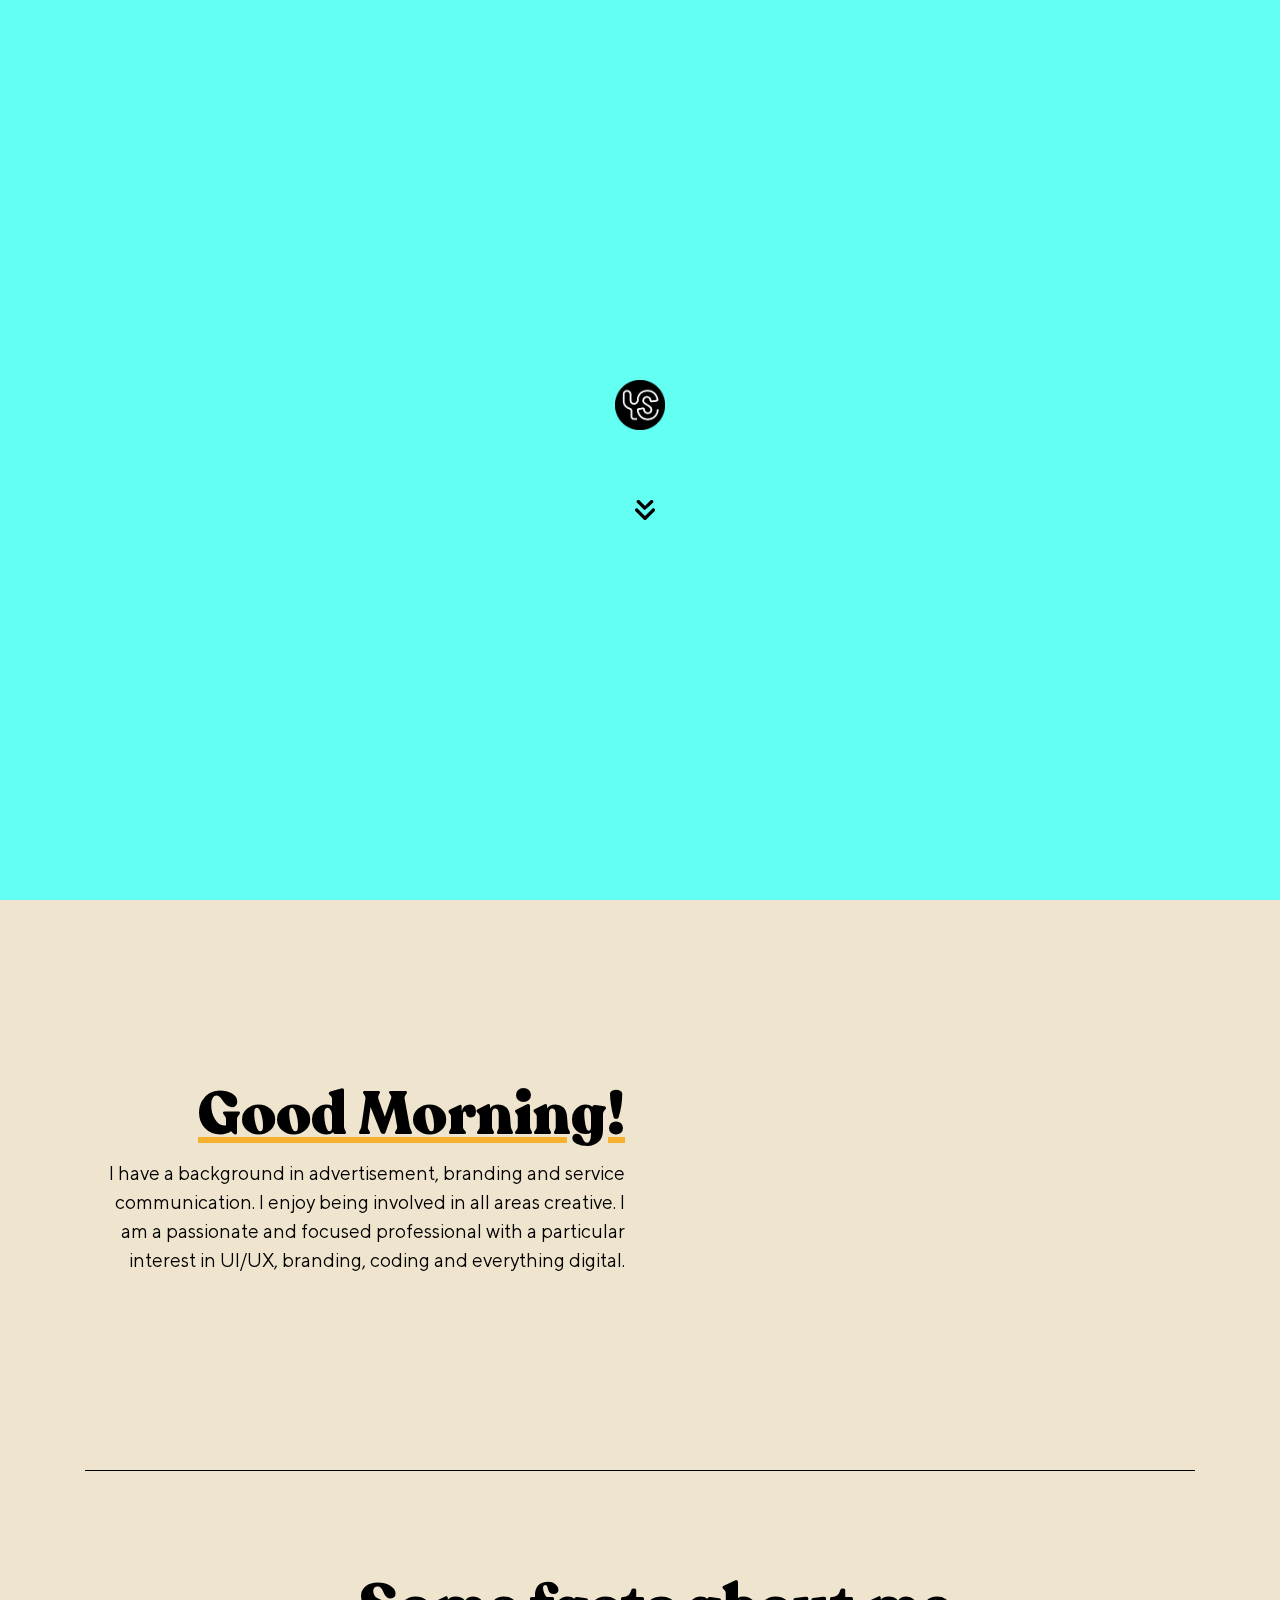
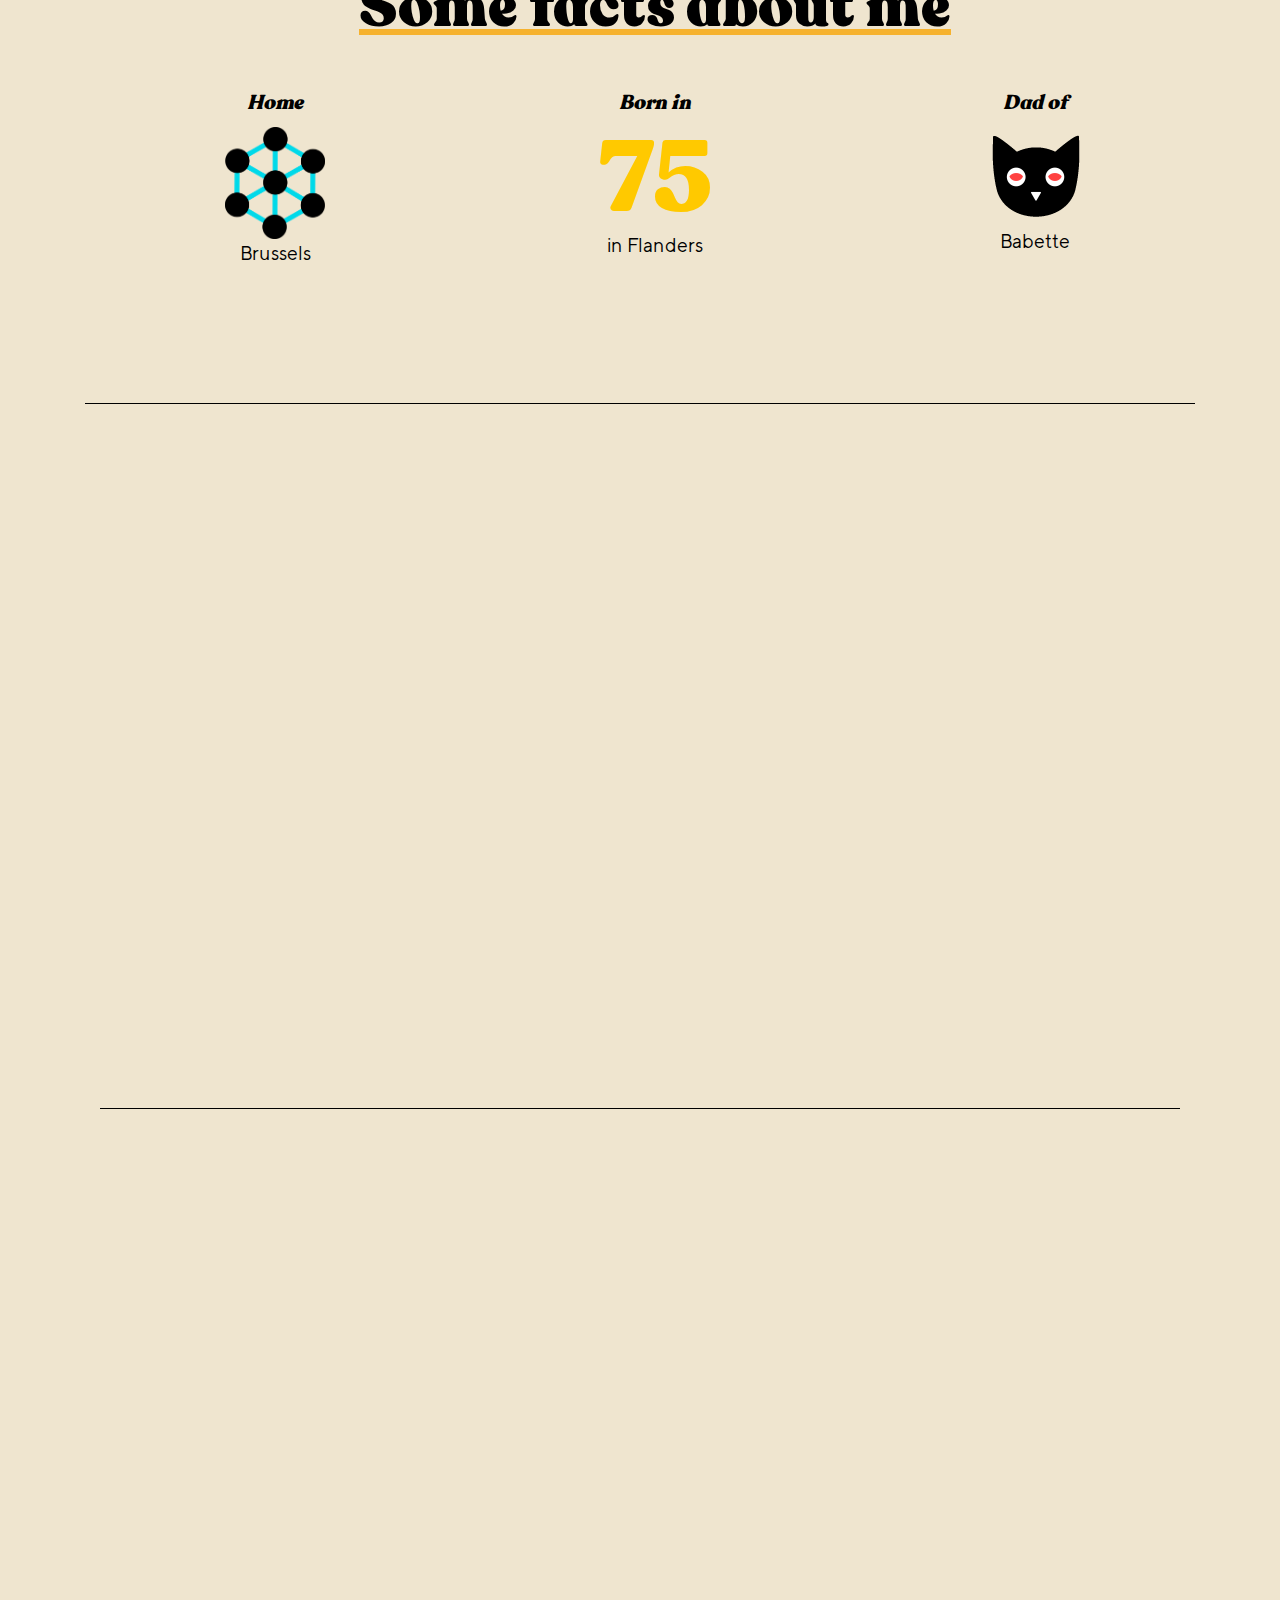
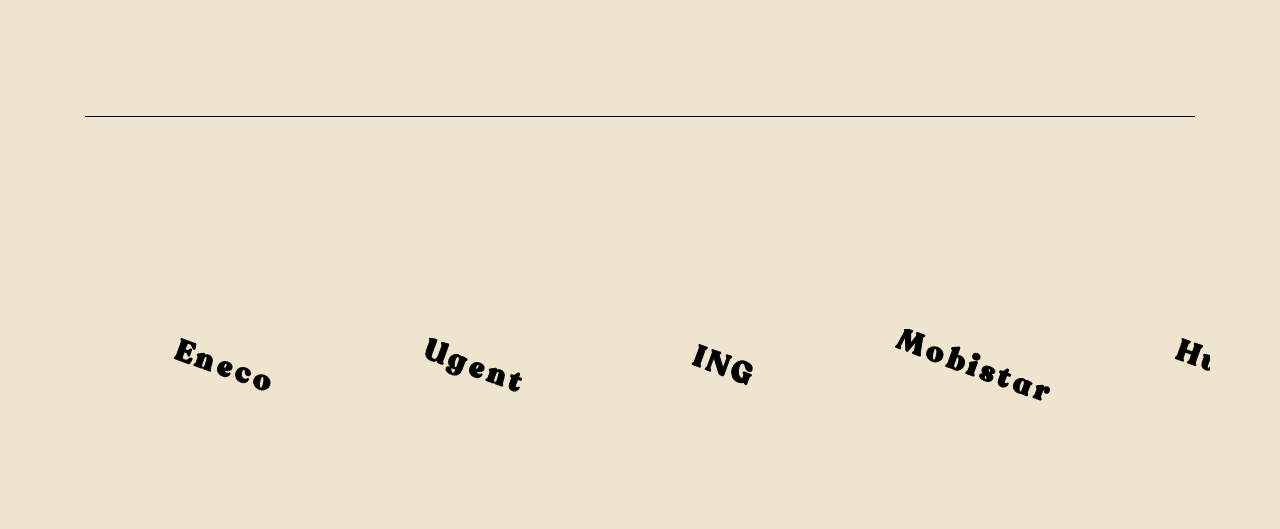
<file: index.html>
<!doctype html><html lang=""><head>    <!-- Required meta tags -->    <meta charset="utf-8">    <meta content="width=device-width, initial-scale=1, shrink-to-fit=no" name="viewport">    <!-- Bootstrap CSS -->    <link crossorigin="anonymous" href="https://stackpath.bootstrapcdn.com/bootstrap/4.5.2/css/bootstrap.min.css"          integrity="sha384-JcKb8q3iqJ61gNV9KGb8thSsNjpSL0n8PARn9HuZOnIxN0hoP+VmmDGMN5t9UJ0Z" rel="stylesheet">    <link href="output.css" rel="stylesheet">    <link href="queries.css" rel="stylesheet">    <title>Yoann Stas</title></head><div class="container navigation">    <nav class="navbar d-flex justify-content-between" id="navigation">        <a class="navbar-brand" href="index2.html">            <img alt="" class="float-left" height="50" id="ys" src="assets/ys_logo.png" width="">        </a>        <h1 class="navtitle">            Yoann Stas <br>            Design & Code        </h1><br>        <div>            <a href="mailto: yoann.stas@outlook.com?subject= &body= "> Tell me a secret </a> <br>            <h1 class="navtitle">                +32(0)492 38 05 042            </h1>        </div>        <div>            <a href="https://www.facebook.com/stas.yoann/">Facebook</a><br>            <a href="https://www.linkedin.com/in/yoannstas/">LinkedIn</a>        </div>    </nav>    <hr class="navhr"></div><div class="container navigationSmall ">    <nav class="navbar d-flex justify-content-between" id="navigation">        <a class="navbar-brand" href="index2.html">            <img alt="" class="float-left" height="50" id="ys" src="assets/ys_logo.png" width="">        </a>        <h1 class="navtitle">            Yoann Stas <br>            Design & Code        </h1>    </nav></div><body><!-- Navigation --><div class="container-fluid about d-flex align-items-center justify-content-center">           <div class="justify-content-center">               <img alt="" height="50" src="assets/ys_logo.png" width="">               <br>               <img alt="Card image cap" class="arrow" width="20px" src="assets/arrow.png">           </div></div><div class="container structure"><div class="container d-flex align-items-center introText">    <div class="row d-flex align-items-center">        <div class="col-12 col-md-6 text-right">            <h1 class="underline greeting" id="greeting">Good Morning!</h1>            <p>                I have a                background in advertisement, branding and service                communication. I enjoy being involved in all areas creative.                I am a passionate and focused professional with a                particular interest in UI/UX, branding, coding and                everything digital.            </p>        </div>        <div class="col-12 col-md-6">            <img alt="" class="float-left fade-in pic_yoann" height="50" id="ys" src="assets/yoann.jpg" width="">        </div>    </div></div><hr><div class="container facts">    <h1 class="text-center underline ido2 greeting">Some facts about me</h1>    <div class="card-deck">        <div class="card">            <div class="card-body">                <h5 class="card-title">Home</h5>                <img alt="Card image cap" class="mx-auto d-block spinning" width="100px" src="assets/bxl.png">                <p>Brussels</p>            </div>        </div>        <div class="card">            <div class="card-body">                <h5 class="card-title keyword">Born in</h5>                <h1 class="card-text" id="age">35 </h1>                <p>in Flanders</p>            </div>        </div>        <div class="card">            <div class="card-body">                <h5 class="card-title">Dad of</h5>                <img alt="Card image cap" class="mx-auto d-block cat" width="100px"   src="assets/bab.gif">                <p>Babette</p>            </div>        </div>    </div></div><hr><div class="container">    <div class="portfolio fade-in">        <div class="container">            <div class="row">                <div class="col-12 col-sm-12 col-md-4 my-auto">                    <img alt="" class="float-right fade-in workImg" height="500" id="ys" src="assets/work.gif" width="">                </div>                <div class=" col-12 col-sm-12 col-md-8 works">                    <h1>                        <span id="work"> Some of my work:</span><br>                        <a class="workLinks" href="metro3.html">Metro 3</a>,                        <a class="workLinks" href="wunderground.html">Wunderground</a>,                        <a class="workLinks" href="HBM.html">Hair By Maxim</a>,                        <a class="workLinks" href="people.html">People Architects</a>,                        <a class="workLinks" href="muytersp.html">Philippe Muyters</a>,                        <a class="workLinks" href="mediabikers.html">Mediabikers</a>,                        <a class="workLinks" href="posters.html">Poster Design</a>,                        <a class="workLinks" href="salesforce.html">SalesForce</a>,                        <a class="workLinks" href="truth.html">The Truth</a>,...                    </h1>                </div>            </div>        </div>    </div>    <hr></div><!-- specialities --><div class="specialities fade-in">    <h1 class="text-center underline ido1 greeting">What do I exactly do?</h1>    <div class="container">        <div class="card-deck">            <div class="card">                <img alt="Card image cap" class="mx-auto d-block" width="40px" src="assets/b-logo.png">                <div class="card-body">                    <h5 class="card-title">Branding</h5>                    <hr>                    <p class="card-text">                        I work with people and brands who need stronger brand                        design to reach the next level. My focus is logos, identity systems, and patterns                        that become the visual hallmarks of strong brands.                    </p>                </div>            </div>            <div class="card">                <div>                    <img alt="Card image cap" class="mx-auto d-block" width="50px"   src="assets/d-logo.png">                </div>                <div class="card-body">                    <h5 class="card-title">Design</h5>                    <hr>                    <p class="card-text">                        I am proficient in designing everything visual. advertisements - guidelines - UI design                        - poster design - social media content - new identities - magazine design -                        book design - packaging design - ...                    </p>                </div>            </div>            <div class="card">                <img alt="Card image cap" class=" mx-auto d-block" width="50px" src="assets/dev-logo.png">                <div class="card-body">                    <h5 class="card-title"> Coding</h5>                    <hr>                    <p class="card-text">                        I enjoy bringing ideas to life in the browser and  I like to start things from scratch.                        I value simple content structure, clean design patterns, and thoughtful interactions.                    </p>                </div>            </div>        </div>    </div></div><hr><div class="container brands text-center">    <h1 class="text-center ido underline greeting fade-in">Some A-brands i worked for</h1>    <div class="slider">        <div class="slide-track">            <div class="slide">                <h1 class="loop">Eneco</h1>            </div>            <div class="slide">                <h1 class="loop">Ugent</h1>            </div>            <div class="slide">                <h1 class="loop">ING</h1>            </div>            <div class="slide">                <h1 class="loop">Mobistar</h1>            </div>            <div class="slide">                <h1 class="loop">Humo</h1>            </div>            <div class="slide">                <h1 class="loop">Canvas</h1>           </div>            <div class="slide">                <h1 class="loop">Lotto</h1>            </div>            <div class="slide">                <h1 class="loop">Adecco</h1>            </div>            <div class="slide">                <h1 class="loop"> Bicky</h1>            </div>            <div class="slide">                <h1 class="loop"> StuBru </h1>            </div>            <div class="slide">                <h1 class="loop"> MIVB </h1>            </div>            <div class="slide">                <h1 class="loop">Bicky</h1>            </div>        </div>    </div></div><!-- Optional JavaScript --><!-- jQuery first, then Popper.js, then Bootstrap JS --><script crossorigin="anonymous"        integrity="sha384-DfXdz2htPH0lsSSs5nCTpuj/zy4C+OGpamoFVy38MVBnE+IbbVYUew+OrCXaRkfj"        src="https://code.jquery.com/jquery-3.5.1.slim.min.js"></script><script crossorigin="anonymous"        integrity="sha384-9/reFTGAW83EW2RDu2S0VKaIzap3H66lZH81PoYlFhbGU+6BZp6G7niu735Sk7lN"        src="https://cdn.jsdelivr.net/npm/popper.js@1.16.1/dist/umd/popper.min.js"></script><script crossorigin="anonymous"        integrity="sha384-B4gt1jrGC7Jh4AgTPSdUtOBvfO8shuf57BaghqFfPlYxofvL8/KUEfYiJOMMV+rV"        src="https://stackpath.bootstrapcdn.com/bootstrap/4.5.2/js/bootstrap.min.js"></script><script src="js/script.js"></script></body></html>
</file>
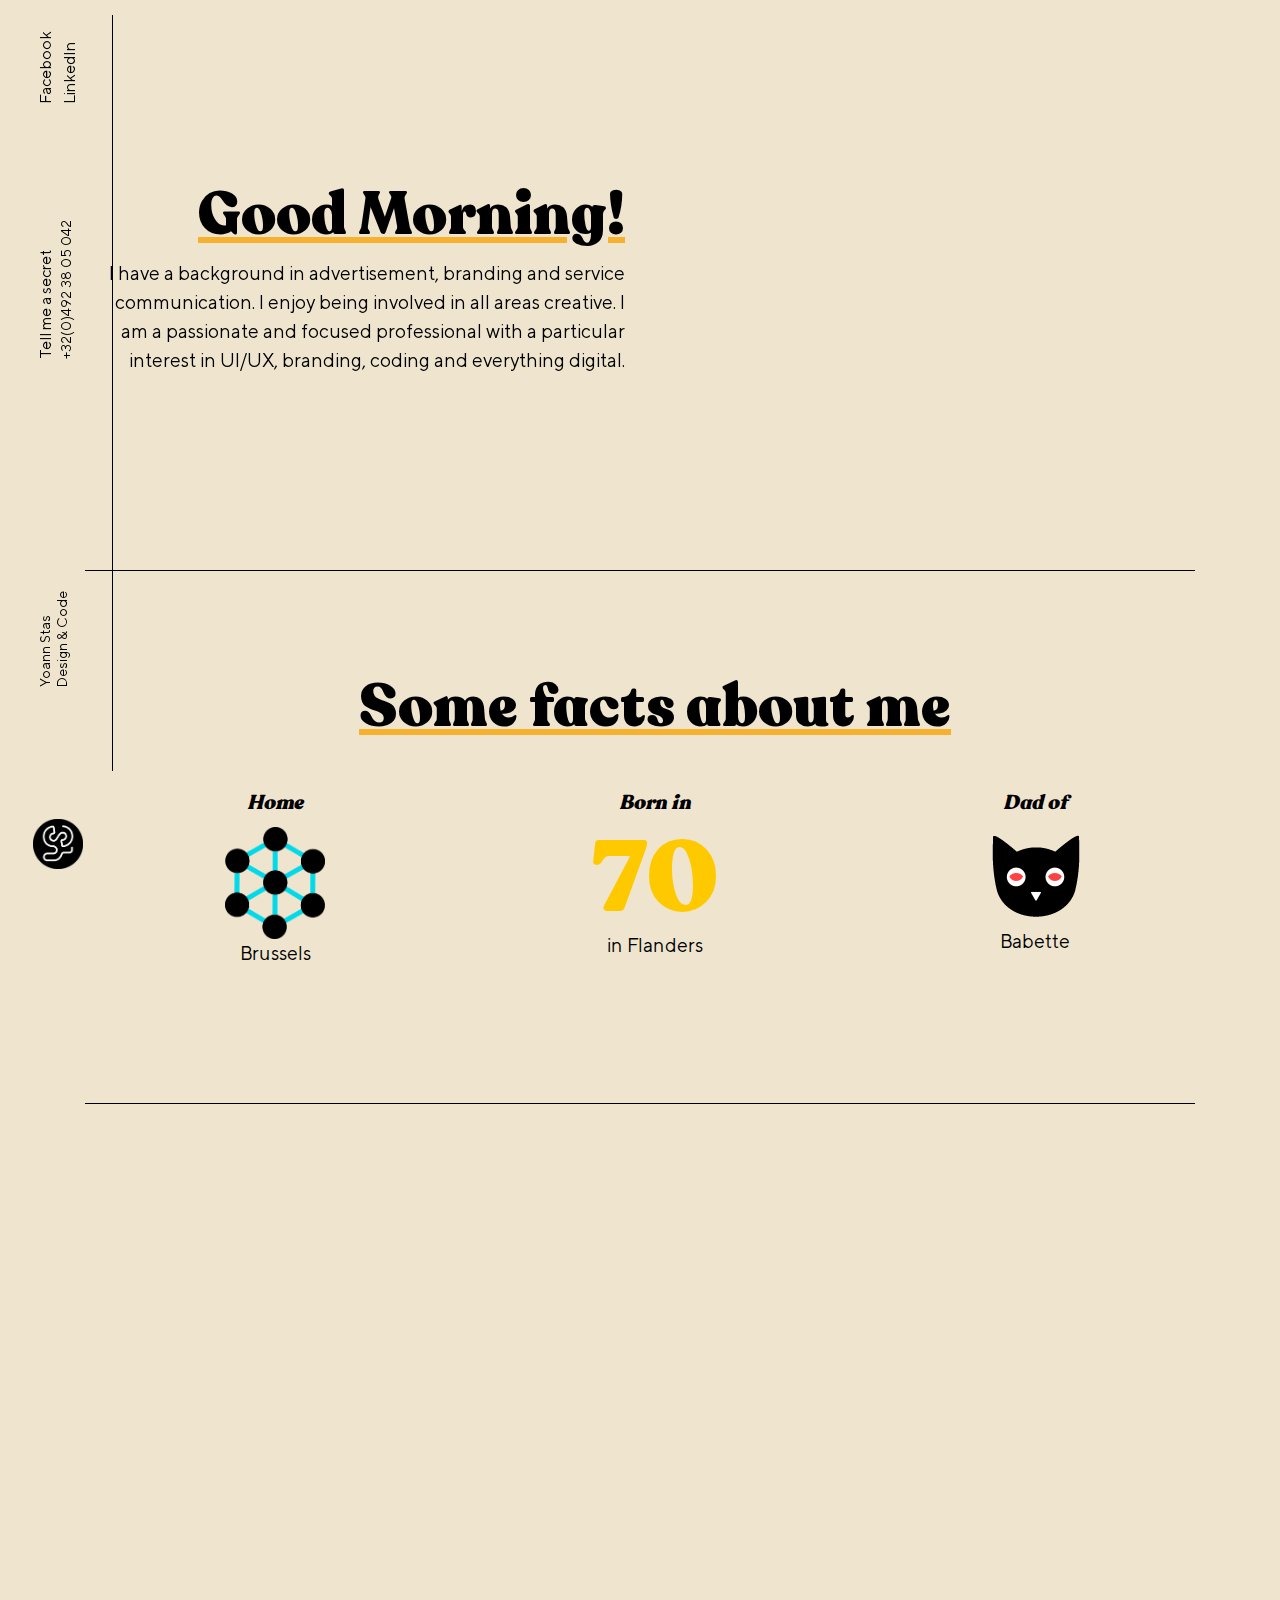
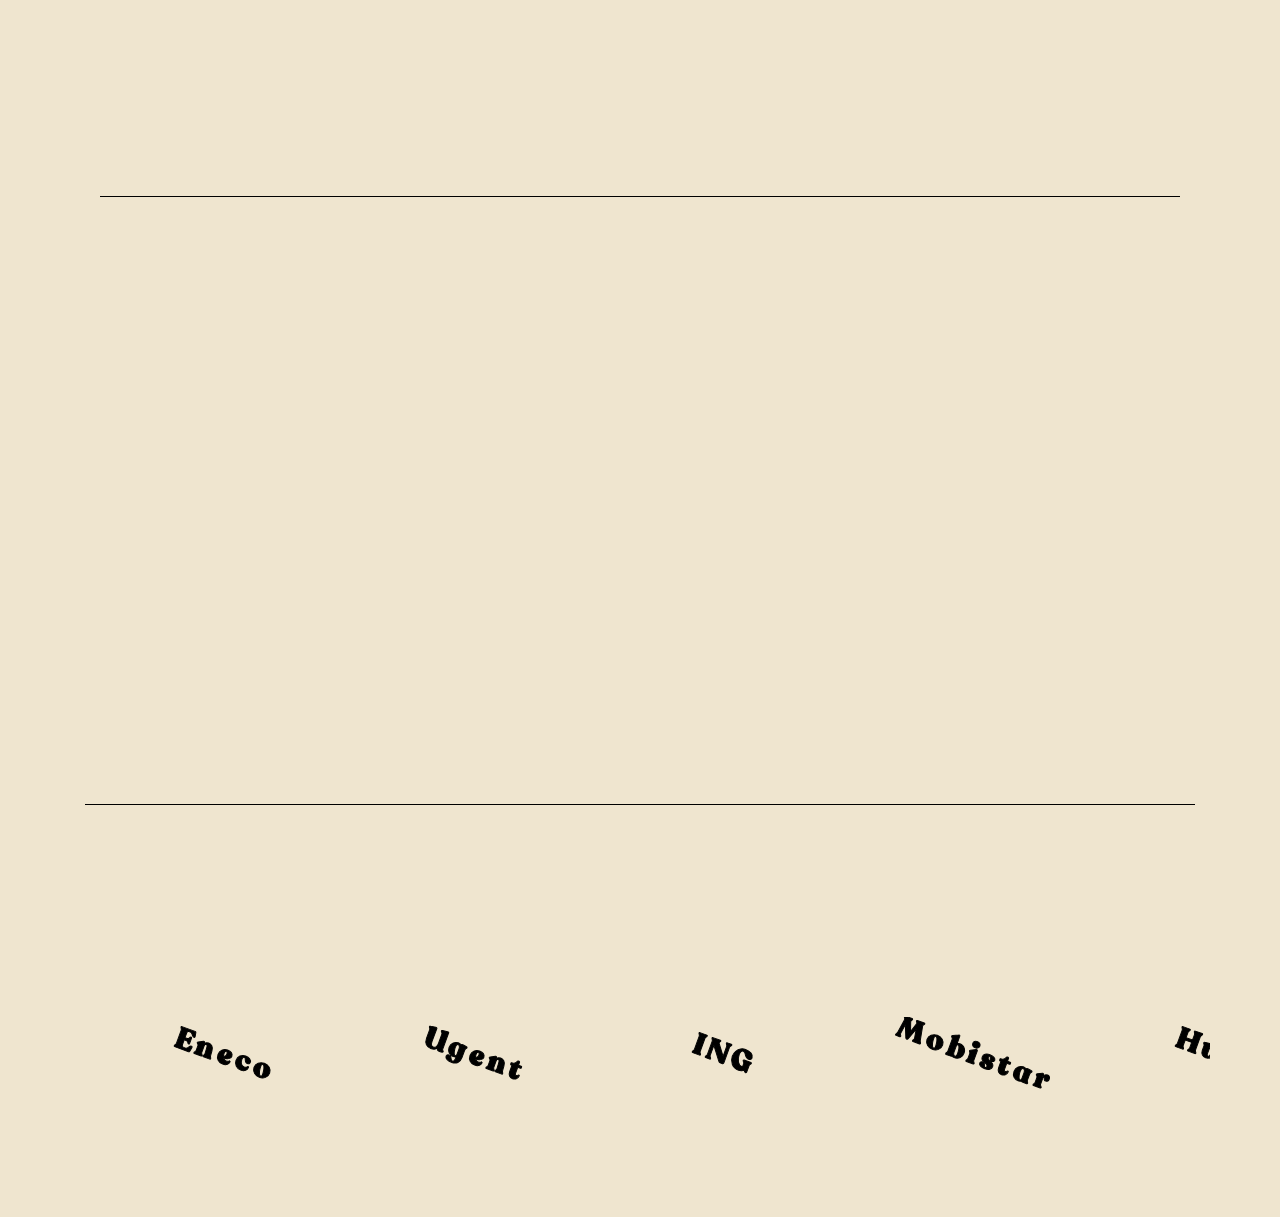
<file: index2.html>
<head>    <!-- Required meta tags -->    <meta charset="utf-8">    <meta content="width=device-width, initial-scale=1, shrink-to-fit=no" name="viewport">    <!-- Bootstrap CSS -->    <link crossorigin="anonymous" href="https://stackpath.bootstrapcdn.com/bootstrap/4.5.2/css/bootstrap.min.css"          integrity="sha384-JcKb8q3iqJ61gNV9KGb8thSsNjpSL0n8PARn9HuZOnIxN0hoP+VmmDGMN5t9UJ0Z" rel="stylesheet">    <link href="output.css" rel="stylesheet">    <link href="queries.css" rel="stylesheet">    <title>Yoann Stas</title></head><div class="container navigation">    <nav class="navbar d-flex justify-content-between" id="navigation">        <a class="navbar-brand" href="index2.html">            <img alt="" class="float-left" height="50" id="ys" src="assets/ys_logo.png" width="">        </a>        <h1 class="navtitle">            Yoann Stas <br>            Design & Code        </h1><br>        <div>            <a href="mailto: yoann.stas@outlook.com?subject= &body= "> Tell me a secret </a> <br>            <h1 class="navtitle">                +32(0)492 38 05 042            </h1>        </div>        <div>            <a href="https://www.facebook.com/stas.yoann/">Facebook</a><br>            <a href="https://www.linkedin.com/in/yoannstas/">LinkedIn</a>        </div>    </nav>    <hr class="navhr"></div><div class="container navigationSmall ">    <nav class="navbar d-flex justify-content-between" id="navigation">        <a class="navbar-brand" href="index2.html">            <img alt="" class="float-left" height="50" id="ys" src="assets/ys_logo.png" width="">        </a>        <h1 class="navtitle">            Yoann Stas <br>            Design & Code        </h1>    </nav></div><body><div class="container structure">    <div class="container d-flex align-items-center introText">        <div class="row d-flex align-items-center">            <div class="col-12 col-md-6 text-right">                <h1 class="underline greeting" id="greeting">Good Morning!</h1>                <p>                    I have a                    background in advertisement, branding and service                    communication. I enjoy being involved in all areas creative.                    I am a passionate and focused professional with a                    particular interest in UI/UX, branding, coding and                    everything digital.                </p>            </div>            <div class="col-12 col-md-6">                <img alt="" class="float-left fade-in pic_yoann" height="50" id="ys" src="assets/yoann.jpg" width="">            </div>        </div>    </div>    <hr>    <div class="container facts">        <h1 class="text-center underline ido2 greeting">Some facts about me</h1>        <div class="card-deck">            <div class="card">                <div class="card-body">                    <h5 class="card-title">Home</h5>                    <img alt="Card image cap" class="mx-auto d-block spinning" width="100px" src="assets/bxl.png">                    <p>Brussels</p>                </div>            </div>            <div class="card">                <div class="card-body">                    <h5 class="card-title keyword">Born in</h5>                    <h1 class="card-text" id="age">35 </h1>                    <p>in Flanders</p>                </div>            </div>            <div class="card">                <div class="card-body">                    <h5 class="card-title">Dad of</h5>                    <img alt="Card image cap" class="mx-auto d-block cat" width="100px"   src="assets/bab.gif">                    <p>Babette</p>                </div>            </div>        </div>    </div>    <hr>    <div class="container">        <div class="portfolio fade-in">            <div class="container">                <div class="row">                    <div class="col-12 col-sm-12 col-md-4 my-auto">                        <img alt="" class="float-right fade-in workImg" height="500" id="ys" src="assets/work.gif" width="">                    </div>                    <div class=" col-12 col-sm-12 col-md-8 works">                        <h1>                            <span id="work"> Some of my work:</span><br>                            <a class="workLinks" href="metro3.html">Metro 3</a>,                            <a class="workLinks" href="wunderground.html">Wunderground</a>,                            <a class="workLinks" href="HBM.html">Hair By Maxim</a>,                            <a class="workLinks" href="people.html">People Architects</a>,                            <a class="workLinks" href="muytersp.html">Philippe Muyters</a>,                            <a class="workLinks" href="mediabikers.html">Mediabikers</a>,                            <a class="workLinks" href="posters.html">Poster Design</a>,                            <a class="workLinks" href="salesforce.html">SalesForce</a>,                            <a class="workLinks" href="truth.html">The Truth</a>,...                        </h1>                    </div>                </div>            </div>        </div>        <hr>    </div>    <!-- specialities -->    <div class="specialities fade-in">        <h1 class="text-center underline ido1 greeting">What do I exactly do?</h1>        <div class="container">            <div class="card-deck">                <div class="card">                    <img alt="Card image cap" class="mx-auto d-block" width="40px" src="assets/b-logo.png">                    <div class="card-body">                        <h5 class="card-title">Branding</h5>                        <hr>                        <p class="card-text">                            I work with people and brands who need stronger brand                            design to reach the next level. My focus is logos, identity systems, and patterns                            that become the visual hallmarks of strong brands.                        </p>                    </div>                </div>                <div class="card">                    <div>                        <img alt="Card image cap" class="mx-auto d-block" width="50px"   src="assets/d-logo.png">                    </div>                    <div class="card-body">                        <h5 class="card-title">Design</h5>                        <hr>                        <p class="card-text">                            I am proficient in designing everything visual. advertisements - guidelines - UI design                            - poster design - social media content - new identities - magazine design -                            book design - packaging design - ...                        </p>                    </div>                </div>                <div class="card">                    <img alt="Card image cap" class=" mx-auto d-block" width="50px" src="assets/dev-logo.png">                    <div class="card-body">                        <h5 class="card-title"> Coding</h5>                        <hr>                        <p class="card-text">                            I enjoy bringing ideas to life in the browser and  I like to start things from scratch.                            I value simple content structure, clean design patterns, and thoughtful interactions.                        </p>                    </div>                </div>            </div>        </div>    </div>    <hr>    <div class="container brands text-center">        <h1 class="text-center ido underline greeting fade-in">Some A-brands i worked for</h1>        <div class="slider">            <div class="slide-track">                <div class="slide">                    <h1 class="loop">Eneco</h1>                </div>                <div class="slide">                    <h1 class="loop">Ugent</h1>                </div>                <div class="slide">                    <h1 class="loop">ING</h1>                </div>                <div class="slide">                    <h1 class="loop">Mobistar</h1>                </div>                <div class="slide">                    <h1 class="loop">Humo</h1>                </div>                <div class="slide">                    <h1 class="loop">Canvas</h1>                </div>                <div class="slide">                    <h1 class="loop">Lotto</h1>                </div>                <div class="slide">                    <h1 class="loop">Adecco</h1>                </div>                <div class="slide">                    <h1 class="loop"> Bicky</h1>                </div>                <div class="slide">                    <h1 class="loop"> StuBru </h1>                </div>                <div class="slide">                    <h1 class="loop"> MIVB </h1>                </div>                <div class="slide">                    <h1 class="loop">Bicky</h1>                </div>            </div>        </div>    </div>    <!-- Optional JavaScript -->    <!-- jQuery first, then Popper.js, then Bootstrap JS -->    <script crossorigin="anonymous"            integrity="sha384-DfXdz2htPH0lsSSs5nCTpuj/zy4C+OGpamoFVy38MVBnE+IbbVYUew+OrCXaRkfj"            src="https://code.jquery.com/jquery-3.5.1.slim.min.js"></script>    <script crossorigin="anonymous"            integrity="sha384-9/reFTGAW83EW2RDu2S0VKaIzap3H66lZH81PoYlFhbGU+6BZp6G7niu735Sk7lN"            src="https://cdn.jsdelivr.net/npm/popper.js@1.16.1/dist/umd/popper.min.js"></script>    <script crossorigin="anonymous"            integrity="sha384-B4gt1jrGC7Jh4AgTPSdUtOBvfO8shuf57BaghqFfPlYxofvL8/KUEfYiJOMMV+rV"            src="https://stackpath.bootstrapcdn.com/bootstrap/4.5.2/js/bootstrap.min.js"></script>    <script src="js/script.js"></script></body>
</file>
<file: output.css>
@font-face {
  font-family: "r-bold";
  src: url("fonts/RecoletaAlt-Black.woff2") format("woff2");
}
@font-face {
  font-family: "s-regular";
  src: url("fonts/TTNormsPro.woff2") format("woff2");
}
@font-face {
  font-family: "r-light";
  src: url("fonts/TTNormsPro.woff2") format("woff2");
}

.navigationSmall {
  display: none;
}


body {
  color: #000000;
  background-color: #efe5cf;
  cursor: url("assets/cursor_4.png"), auto;
  scroll-behavior: smooth;
  -webkit-animation: fadein 2s;
  /* Safari, Chrome and Opera > 12.1 */
  -moz-animation: fadein 2s;
  /* Firefox < 16 */
  -ms-animation: fadein 2s;
  /* Internet Explorer */
  -o-animation: fadein 2s;
  /* Opera < 12.1 */
  animation: fadein 2s;
}

#age {
  font-size: 70px;
}

@keyframes fadein {
  from {
    opacity: 0;
  }
  to {
    opacity: 1;
  }
}
/* Firefox < 16 */
@-moz-keyframes fadein {
  from {
    opacity: 0;
  }
  to {
    opacity: 1;
  }
}
/* Safari, Chrome and Opera > 12.1 */
@-webkit-keyframes fadein {
  from {
    opacity: 0;
  }
  to {
    opacity: 1;
  }
}
/* Internet Explorer */
@-ms-keyframes fadein {
  from {
    opacity: 0;
  }
  to {
    opacity: 1;
  }
}
/* Opera < 12.1 */
@-o-keyframes fadein {
  from {
    opacity: 0;
  }
  to {
    opacity: 1;
  }
}
.navbar {
  width: 100%;
  margin-top: 20px;
}

h1.loop {
  border: 1px black;
}

.navhr {
  width: 100%;
}
.navtitle {
  font-size: 14px;
  font-family: s-regular;
}

.navtitle:hover {
}


.about {
  height: 100vh;
  position: relative;
  background-color: #63fff2;
  align-content: center;
}

hr {
  border-top: 1px solid black;
  width: 100%;
}



.workImg {
  margin-left: 200px;
}

h1 {
  font-family: "r-bold", sans-serif;
  font-size: 60px;
}

h5 {
  font-family: "r-bold", sans-serif;
  font-style: oblique;

}

.introText {
  margin-top: 100px;
  margin-bottom: 100px;
}

h3 {
  font-family: "r-bold", sans-serif;
  color: #171a1d;
}

div.card-body{
  background-color: #ffffff;
}

p {
  font-family: "s-regular", sans-serif;
  font-size: 120%;
}

div.card {
  margin-top: 20px;
  border-radius: 10px;
  text-align: center;
  align-content: center;
  border: 0px;
}

.card {
  background-color: #efe5cf;
}

.card-img-top {
  margin-left: auto;
  margin-right: auto;
}

p.card-text {
  font-size: 90%;
}

#id {
  font-size: 200px;
}

p:first-child::first-letter {
  font-size: 40px;
}

.pic_yoann {
  border-radius: 50%;
  float: left;
  margin-left: 50px;
  height: 370px;
  width: 370px;
}

#work {
padding-bottom: 20px;
  font-size: 20px;
  font-family: s-regular;
  color: #000000;
text-decoration: underline;
}

.portfolio {
  padding-top: 80px;
  padding-bottom: 80px;
}

.contact {
  background-color: #00D9E9;
  padding: 40px;
}

.specialities {
  padding: 70px;
}

.inverted {
  color: white;
}

.fade-in {
  opacity: 0;
  transform: translateY(20vh);
  visibility: hidden;
  transition: opacity 1s ease-out, transform 2s ease-out;
  will-change: opacity, visibility;
}

.fade-in.is-visible {
  opacity: 1;
  transform: none;
  visibility: visible;
}


.disclaimer {
  color: white;
}

.spinning {
  margin-right: 20px;
  animation-name: spinner;
  animation-timing-function: linear;
  animation-iteration-count: infinite;
  animation-duration: 7s;
  transform-style: preserve-3d;
  text-align: center;
}

@keyframes spinner {
  from {
    transform: rotateY(0deg);
  }
  to {
    transform: rotateY(-360deg);
  }
}
#frontend #design #branding {
  height: 20px;
}

.ido {
  margin-bottom: 100px;
}
.ido1 {
  margin-bottom: 50px;
}

.ido2 {
  margin-top: 20px;
}

h1.card-text.keyword {
  color: #00D9E9;
}

.facts {
  margin-top: 100px;
  margin-bottom: 100px;
  width: 100vw;
}

.brands {
  margin-bottom: 100px;
}

h1#age.card-text {
  color: #ffc900;
  font-size: 100px;
margin: -8px;
}



.listTitle {
  font-family: "r-bold";
  font-size: 18px;
  color: #00D9E9;
}

.listContent {
  font-family: "s-regular";
  font-size: 17px;
}




img.arrow {
  margin-top: 70px;
  margin-left: 20px;
  align-content: center;
}

@keyframes bounce {
  0% { transform: translateY(0); }
  100% { transform: translateY(-30px); }
}
.arrow{
  animation: bounce 1.8s;
  animation-direction: alternate;
  animation-iteration-count: infinite;
}

.client {
  font-family: r-bold;
  font-size: 40px;
  color: #FF4141;
}

.prInfo {
  font-family: r-light;
  font-size: 40px;
  color: black;
}

.info {
  font-size: 14px;
  color: black;
  margin-top: 70px;
  margin-bottom: 70px;
}

.intro {
  margin-top: 70px;
  margin-bottom: 70px;
}

.project {
  margin-top: 100px;
  height: 800px;
}

.carousel {
  border-radius: 5px;
  overflow: hidden;
}

h6 {
  font-family: "s-regular", sans-serif;
  margin-right: 40px;
  margin-left: 40px;
}

.fas {
  color: #00D9E9;
  margin-right: 20px;
  margin-left: 40px;
}
.col-12 {
  margin: 0 auto;
}

I.fas.fa-long-arrow-alt-left {
  color: #ffc107;
}

I.fas.fa-long-arrow-alt-left:hover {
  color: #07ffcd;
  border: 0px;
}

I.fas.fa-long-arrow-alt-right {
  color: #ffc107;
  border: 0;
}

I.fas.fa-long-arrow-alt-right:hover {
  color: #07ffcd;
border: 0px;
}





.fas:hover {
  color: #00D9E9;
  border-color: #00D9E9;
}

@keyframes scroll {
  0% {
    transform: translateX(0);
  }
  100% {
    transform: translateX(calc(-250px * 7));
  }
}
.slider {
  height: 100px;
  margin: auto;
  overflow: hidden;
  position: relative;
  width: 100%;
}
.slider::before, .slider::after {
  background: linear-gradient(to right, #ffffff 0%, #ffffff 100%);
  content: "";
  height: 170px;
  position: absolute;
  width: 0px;
  z-index: 2;
}
.slider::after {
  right: 0;
  top: 0;
  transform: rotateZ(180deg);
}
.slider::before {
  left: 0;
  top: 0;
}
.slider .slide-track {
  animation: scroll 40s linear infinite;
  display: flex;
  width: calc(250px * 14);
}
.slider .slide {
  height: 250px;
  width: 250px;
}

.brands {
  width: 200%;
}
/*# sourceMappingURL=output.css.map */

.loop {
  margin-top: 20px;
  font-family: r-bold;
  font-size: 30px;
  letter-spacing: 3px;
  transform: rotate(20deg) ;
  color: #000000;
  -webkit-text-stroke-width: 1px;
  -webkit-text-stroke-color: #00D9E;
}

.loop:hover{
  color: #FF4141;
  -webkit-text-stroke-width: 1px;
  -webkit-text-stroke-color: #00D9E;
}



.ido {
  margin-top: 70px;
  margin-bottom: 70px;
}

.underline {
  text-decoration: underline;
  -webkit-text-decoration-color: #F6B22E;
  text-decoration-color: #F6B22E;
}

a {
  color: black;
  font-family: s-regular;
}

.workLinks {
  font-family: r-bold;
  letter-spacing: -3px;

}


div.card-body {
  background-color: #efe5cf;
}


.navigation {
  background: #efe5cf;
  width: 100vh;
  height: 60px;
  transform-origin: bottom left;
  position: fixed;
  left: 60px;
  bottom: 0;
  transform: rotate(-90deg);
}

a:hover {
  color: #ff4141;
  /* -webkit-text-stroke-width: 2px; */
  /* -webkit-text-stroke-color: black; */
  text-decoration: underline;
}

.footer #button{
  width:10px;
  height:10px;
  border: #00D9E9 12px solid;
  border-radius:50%;
  margin:0 auto;
  position:relative;
  -webkit-transition: all 1s ease;
  -moz-transition: all 1s ease;
  -o-transition: all 1s ease;
  -ms-transition: all 1s ease;
  transition: all 1s ease;
}
.footer #button:hover{
  width:10px;
  height:10px;
  border: #69ffe0 12px solid;
  -webkit-transition: all 1s ease;
  -moz-transition: all 1s ease;
  -o-transition: all 1s ease;
  -ms-transition: all 1s ease;
  transition: all 1s ease;
  position:relative;
}
.footer {
  bottom:0;
  left:0;
  position:fixed;
  width: 100%;
  height: 2em;
  overflow:hidden;
  margin:0 auto;
  -webkit-transition: all 1s ease;
  -moz-transition: all 1s ease;
  -o-transition: all 1s ease;
  -ms-transition: all 1s ease;
  transition: all 1s ease;
  z-index:999;
}
.footer:hover {
  -webkit-transition: all 1s ease;
  -moz-transition: all 1s ease;
  -o-transition: all 1s ease;
  -ms-transition: all 1s ease;
  transition: all 1s ease;
  height: 10em;
}
.footer #container{
  margin-top:5px;
  margin: 0 auto;
  width:100%;
  height:100%;
  position:relative;
  top:0;
  left:0;
  background: #00D9E9;
}
.footer #cont{
  position:relative;
  top:-45px;
  right:190px;
  width:150px;
  height:auto;
  margin:0 auto;
}
.footer_center{
  width:600px;
  float:left;
  text-align:center;
}
.footer h1{
  font-size: 30px;
  margin-top:70px;
  margin-right: 50px;
}

.footer p {
  font-size: 14px;
  margin-top: 10px;
}
</file>
<file: queries.css>
/* Small devices (portrait tablets and large phones, 600px and up) */
@media only screen and (max-width: 700px) {
   hr {
       width: 90%
   }
    .navigation {
        display: none;
    }


    .navigationSmall {
        display: block;
    }

    .about {
       margin-top: -20px;
    }

    span.listContent span.listTitle {
        font-size: 10px;
    }


    h6 .bullets {
        font-size: 10px;
    }

    .description {
        font-size: 10px;

    }

    .intro {
        font-size: 10px;
    }

    .spinning {
        transform: scale(0.8);
    }

    div.card-body {
        padding: 0px;
    }

    img.mx-auto.d-block {
        transform: scale(0.8);
    }
  img.pic_yoann {
        align-content: center;
      width: 300px;
      height: 300px;
    }

  .gradient {
      display: none;
  }

    .pic_yoann {
  text-align: center;
    }

.greeting {
    text-align: center;
    margin-bottom: 30px;
    font-size: 30px;

}
    #greeting2 {
    text-align: center;
        font-size: 95%;
        margin-bottom: 28px;
    }

   .works {
       width: 90%;
       text-align: center;
   }

   .works h1 {
       font-size: 28px;
   }

    .ido1 {
        margin-bottom: 28px;
    }

    .brands {
        width: 90%;
    }

    .footer_center h1 {
        font-size: 20px;
    }
}

@media only screen
and (min-device-width: 768px)
and (max-device-width: 1024px)
and (-webkit-min-device-pixel-ratio: 1) {

    h6 {
        font-size: 10px;
    }

    .intro {
    font-size: 15px
    }
}
di.footer  {
    width: 100%;
}

.col-sm {
    align-content: center;
    text-align: center;
    margin: 0 auto;
}
</file>
